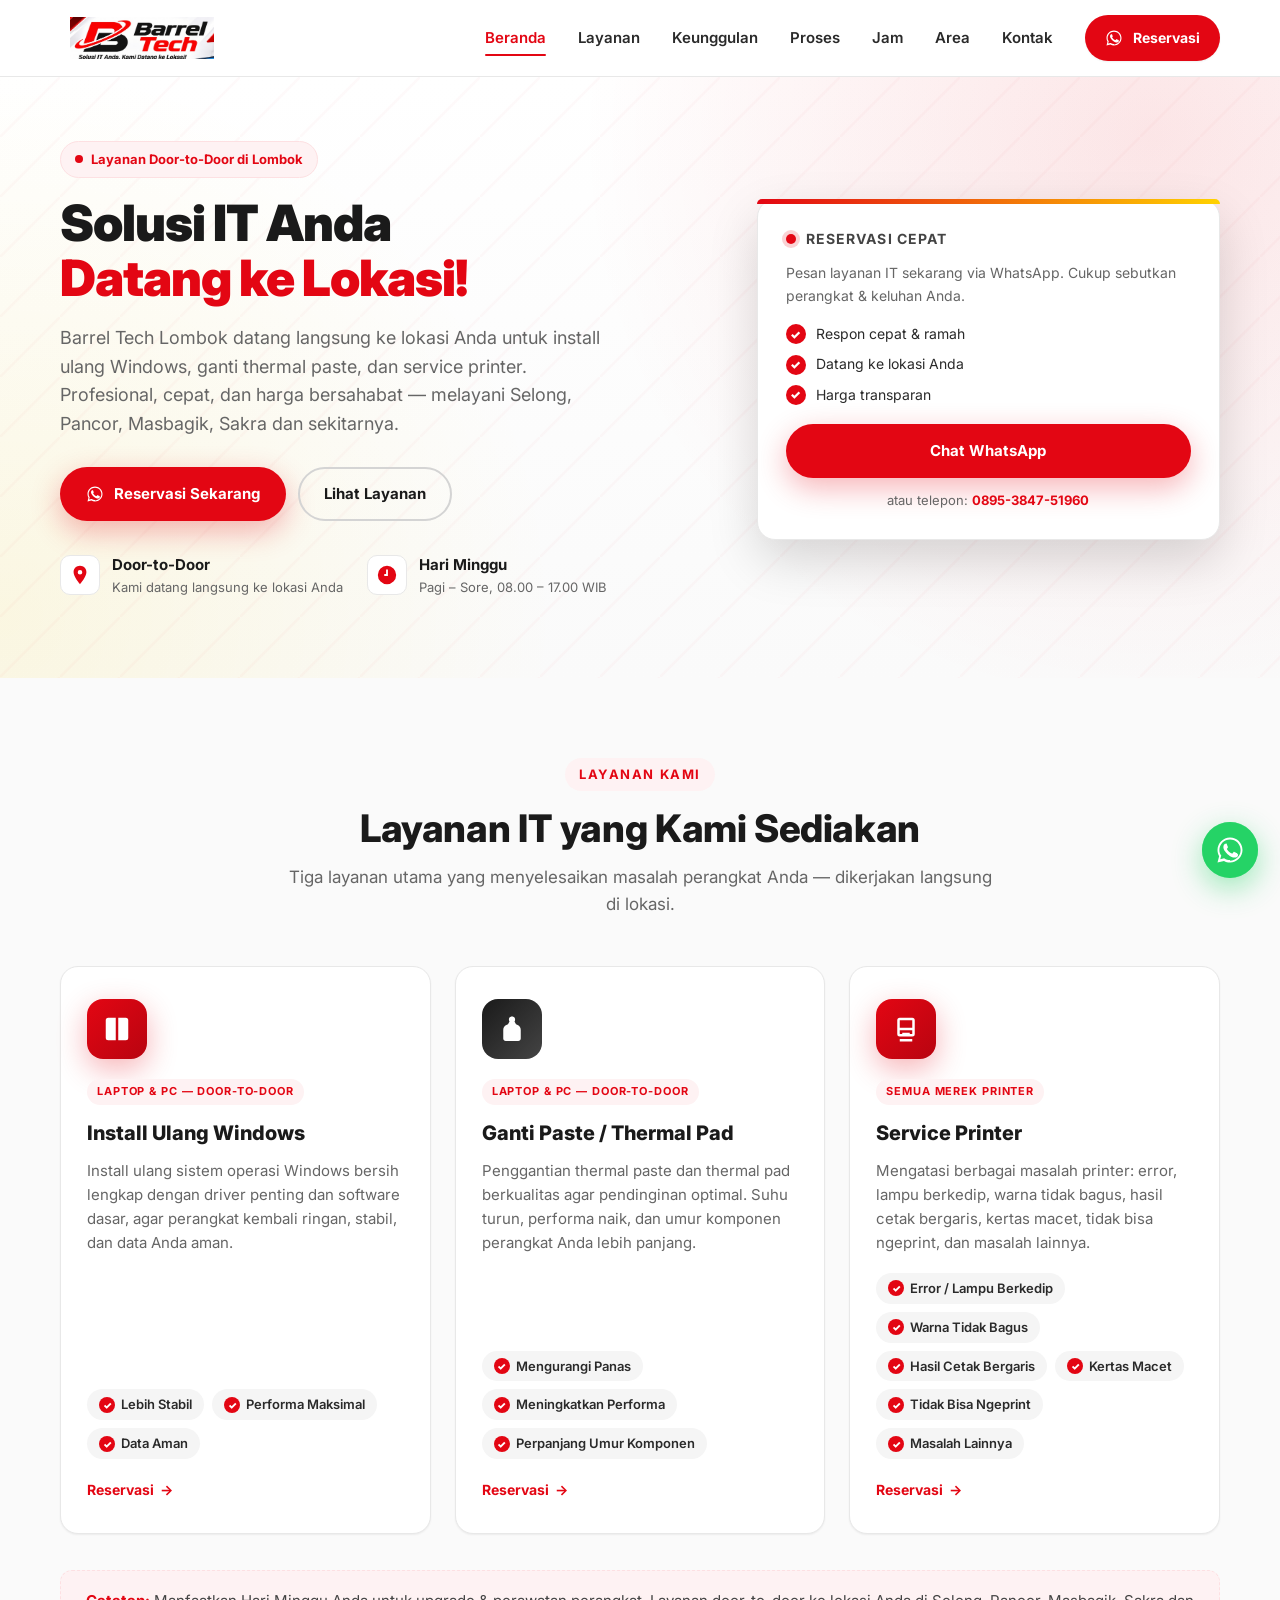
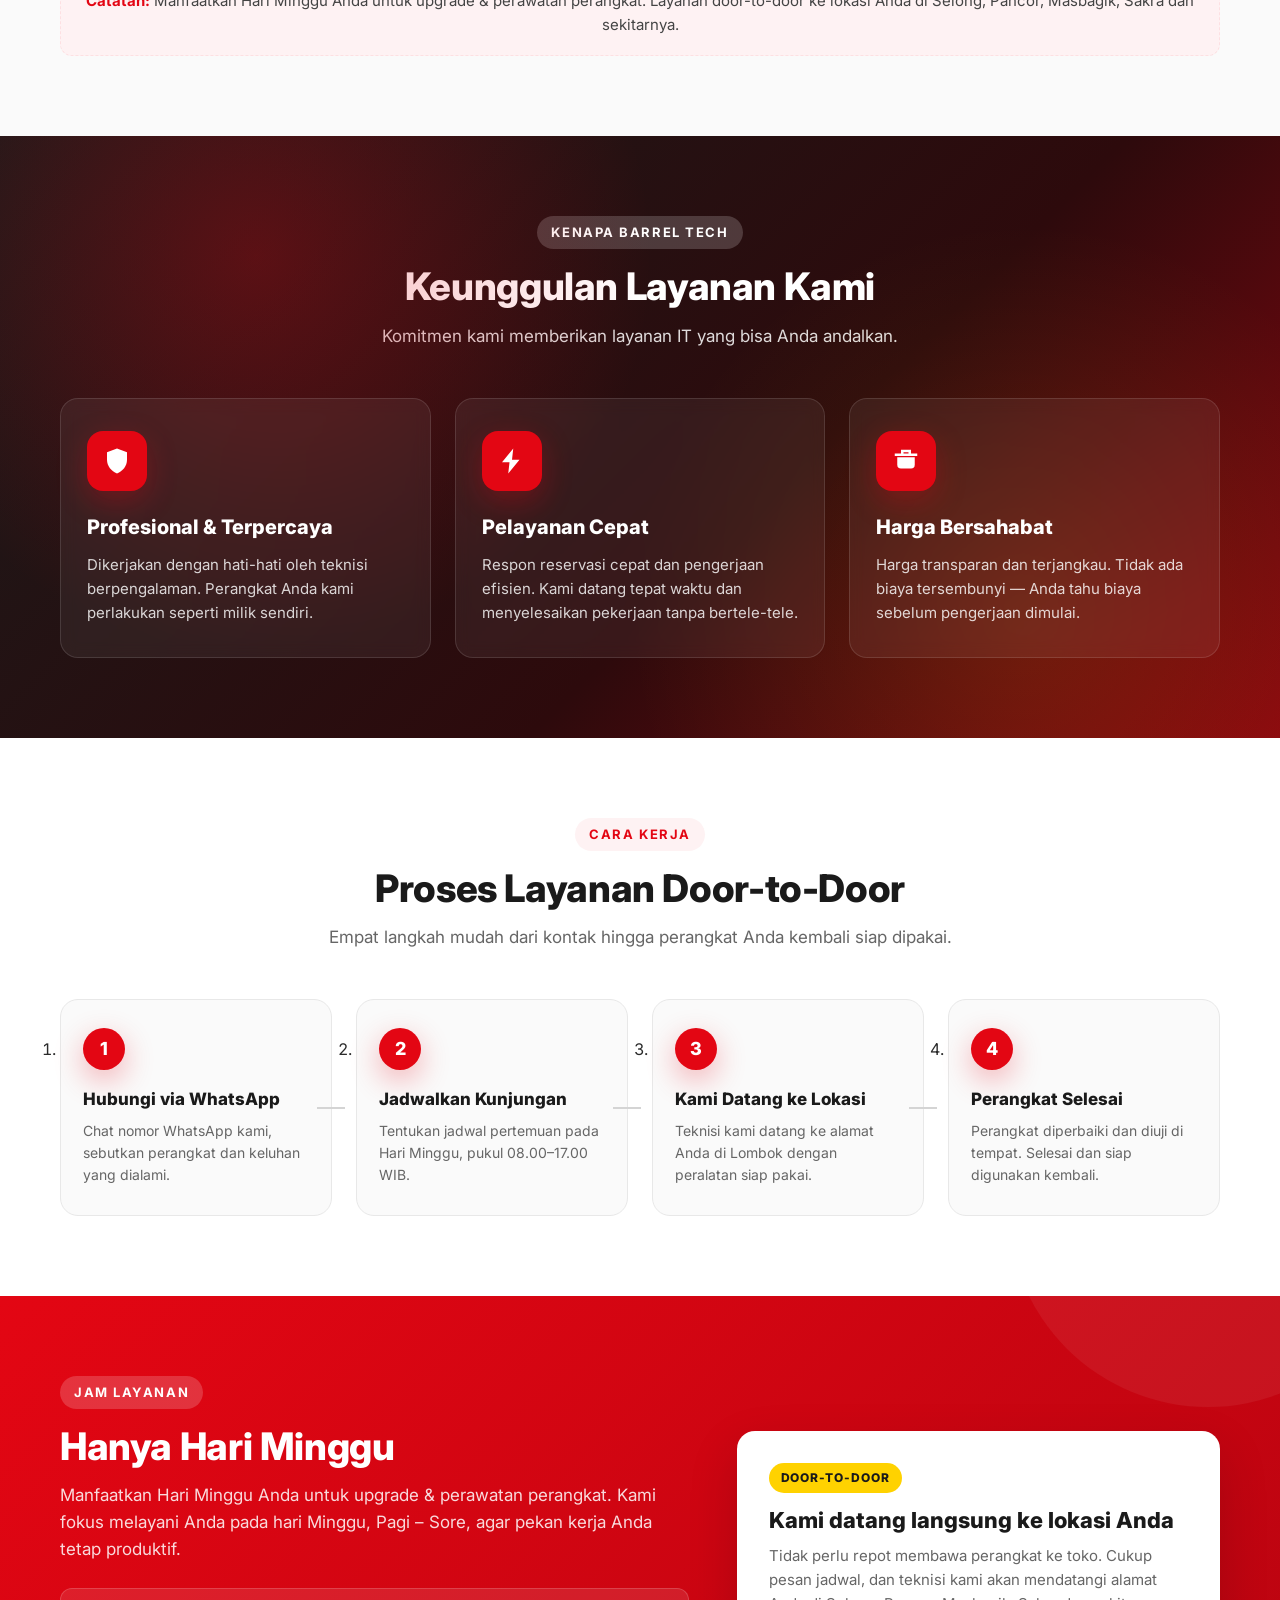
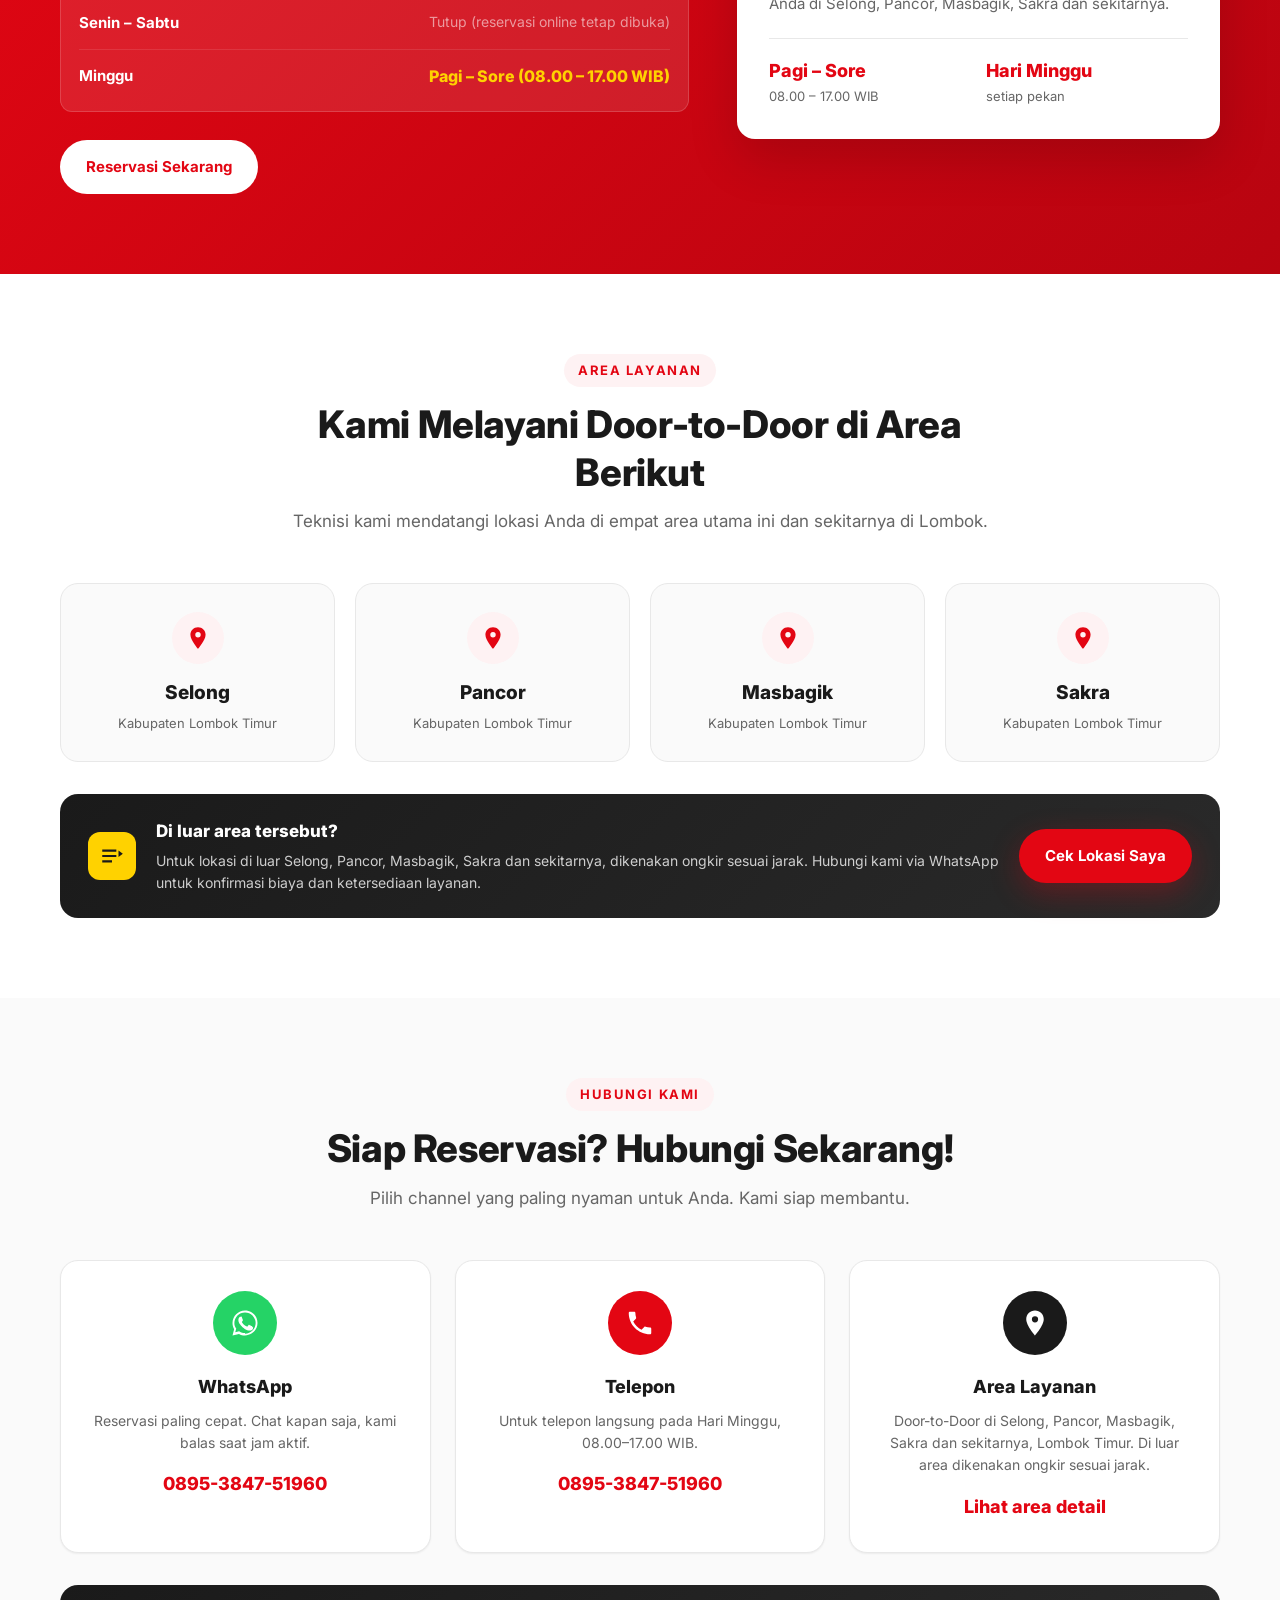
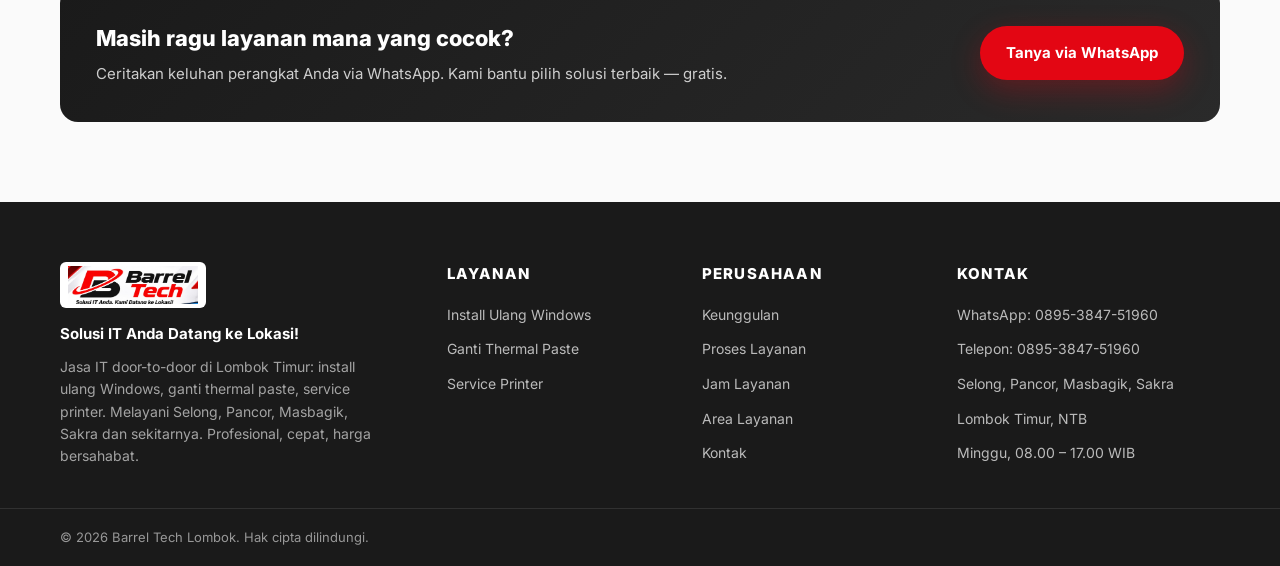
<file: index.html>
<!DOCTYPE html>
<html lang="id">
<head>
  <meta charset="UTF-8" />
  <meta name="viewport" content="width=device-width, initial-scale=1.0" />
  <meta name="theme-color" content="#e30613" />

  <!-- Primary SEO Meta Tags -->
  <title>Barrel Tech Lombok — Jasa Service IT Door-to-Door | Install Ulang Windows, Ganti Thermal Paste, Service Printer</title>
  <meta name="title" content="Barrel Tech Lombok — Jasa Service IT Door-to-Door" />
  <meta name="description" content="Barrel Tech Lombok: jasa IT door-to-door di Selong, Pancor, Masbagik, Sakra & sekitarnya. Install ulang Windows laptop & PC, ganti thermal paste, service printer. Profesional, cepat, harga bersahabat. Reservasi WhatsApp 0895-3847-51960. Layanan tiap Hari Minggu, 08.00–17.00 WIB." />
  <meta name="keywords" content="jasa service laptop Lombok, install ulang Windows Lombok, ganti thermal paste Lombok, service printer Lombok, jasa IT door-to-door Lombok, perbaikan komputer Selong, service printer Pancor, jasa IT Masbagik, service laptop Sakra, Barrel Tech, Barrel Tech Lombok" />
  <meta name="author" content="Barrel Tech Lombok" />
  <meta name="robots" content="index, follow, max-image-preview:large" />
  <meta name="language" content="Indonesian" />
  <meta name="geo.region" content="ID-NB" />
  <meta name="geo.placename" content="Lombok, Nusa Tenggara Barat" />
  <meta name="geo.position" content="-8.6511;116.3269" />
  <meta name="ICBM" content="-8.6511, 116.3269" />
  <link rel="canonical" href="https://barreltechlombok.github.io/" />
  <link rel="sitemap" type="application/xml" href="sitemap.xml" />

  <!-- Open Graph / Facebook -->
  <meta property="og:type" content="website" />
  <meta property="og:url" content="https://barreltechlombok.github.io/" />
  <meta property="og:title" content="Barrel Tech Lombok — Jasa Service IT Door-to-Door" />
  <meta property="og:description" content="Solusi IT Anda Datang ke Lokasi! Install ulang Windows, ganti thermal paste, service printer. Layanan door-to-door di Selong, Pancor, Masbagik, Sakra & sekitarnya, tiap Hari Minggu 08.00–17.00 WIB." />
  <meta property="og:image" content="https://barreltechlombok.github.io/assets/og-image.jpg" />
  <meta property="og:image:alt" content="Banner Barrel Tech Lombok - Jasa IT Door-to-Door" />
  <meta property="og:locale" content="id_ID" />
  <meta property="og:site_name" content="Barrel Tech Lombok" />

  <!-- Twitter -->
  <meta name="twitter:card" content="summary_large_image" />
  <meta name="twitter:url" content="https://barreltechlombok.github.io/" />
  <meta name="twitter:title" content="Barrel Tech Lombok — Jasa Service IT Door-to-Door" />
  <meta name="twitter:description" content="Solusi IT Anda, Kami Datang ke Lokasi! Install ulang Windows, ganti thermal paste, service printer." />
  <meta name="twitter:image" content="https://barreltechlombok.github.io/assets/og-image.jpg" />

  <!-- Favicons -->
  <link rel="icon" type="image/png" sizes="32x32" href="assets/favicon-32.png" />
  <link rel="icon" type="image/png" sizes="256x256" href="assets/favicon.png" />
  <link rel="apple-touch-icon" sizes="180x180" href="assets/apple-touch-icon.png" />
  <link rel="shortcut icon" href="assets/favicon-32.png" />

  <!-- Preconnect for fonts -->
  <link rel="preconnect" href="https://fonts.googleapis.com" />
  <link rel="preconnect" href="https://fonts.gstatic.com" crossorigin />
  <link href="https://fonts.googleapis.com/css2?family=Inter:wght@400;500;600;700;800;900&display=swap" rel="stylesheet" />

  <!-- PWA Manifest -->
  <link rel="manifest" href="manifest.json" />

  <!-- Stylesheet -->
  <link rel="stylesheet" href="css/style.css" />

  <!-- Structured Data: LocalBusiness -->
  <script type="application/ld+json">
  {
    "@context": "https://schema.org",
    "@type": "LocalBusiness",
    "name": "Barrel Tech Lombok",
    "image": "https://barreltechlombok.github.io/assets/og-image.jpg",
    "logo": "https://barreltechlombok.github.io/assets/logo_barreltech.jpg",
    "description": "Jasa IT door-to-door di Lombok (Selong, Pancor, Masbagik, Sakra & sekitarnya): install ulang Windows laptop & PC, ganti thermal paste, service printer. Profesional, cepat, harga bersahabat.",
    "url": "https://barreltechlombok.github.io/",
    "telephone": "+62895384751960",
    "priceRange": "$$",
    "areaServed": [
      { "@type": "City", "name": "Selong, Lombok" },
      { "@type": "City", "name": "Pancor, Lombok" },
      { "@type": "City", "name": "Masbagik, Lombok" },
      { "@type": "City", "name": "Sakra, Lombok" },
      { "@type": "AdministrativeArea", "name": "Lombok, Nusa Tenggara Barat" }
    ],
    "address": {
      "@type": "PostalAddress",
      "addressRegion": "Nusa Tenggara Barat",
      "addressCountry": "ID",
      "addressLocality": "Lombok"
    },
    "openingHoursSpecification": [{
      "@type": "OpeningHoursSpecification",
      "dayOfWeek": "Sunday",
      "opens": "08:00",
      "closes": "17:00"
    }],
    "sameAs": [],
    "hasOfferCatalog": {
      "@type": "OfferCatalog",
      "name": "Layanan IT Barrel Tech",
      "itemListElement": [
        {
          "@type": "Offer",
          "itemOffered": {
            "@type": "Service",
            "name": "Install Ulang Windows Laptop & PC",
            "description": "Install ulang sistem operasi Windows untuk laptop dan PC, lengkap dengan driver dan software penting."
          }
        },
        {
          "@type": "Offer",
          "itemOffered": {
            "@type": "Service",
            "name": "Ganti Thermal Paste / Thermal Pad",
            "description": "Penggantian thermal paste dan thermal pad untuk laptop dan PC agar pendinginan optimal dan performa stabil."
          }
        },
        {
          "@type": "Offer",
          "itemOffered": {
            "@type": "Service",
            "name": "Service Printer",
            "description": "Perbaikan printer untuk berbagai masalah: error, hasil cetak bergaris, tinta, kertas macet, dan lain-lain."
          }
        }
      ]
    }
  }
  </script>
</head>

<body>
  <!-- Skip to content for accessibility -->
  <a href="#beranda" class="skip-link">Lewati ke konten utama</a>

  <!-- ===== HEADER / NAVBAR ===== -->
  <header class="site-header" id="site-header">
    <div class="container nav-wrap">
      <a href="#beranda" class="brand" aria-label="Barrel Tech Lombok - Beranda">
        <img src="assets/logo_barreltech.jpg" alt="Logo Barrel Tech Lombok" class="brand-logo" width="220" height="65" fetchpriority="high" />
      </a>

      <nav class="nav" id="nav" aria-label="Navigasi utama">
        <ul class="nav-list">
          <li><a href="#beranda" class="nav-link">Beranda</a></li>
          <li><a href="#layanan" class="nav-link">Layanan</a></li>
          <li><a href="#keunggulan" class="nav-link">Keunggulan</a></li>
          <li><a href="#proses" class="nav-link">Proses</a></li>
          <li><a href="#jam" class="nav-link">Jam</a></li>
          <li><a href="#area" class="nav-link">Area</a></li>
          <li><a href="#kontak" class="nav-link">Kontak</a></li>
        </ul>
      </nav>

      <a href="https://wa.me/62895384751960?text=Halo%20Barrel%20Tech,%20saya%20ingin%20reservasi%20layanan%20IT." class="btn btn-wa-nav" target="_blank" rel="noopener" aria-label="Reservasi via WhatsApp">
        <svg class="wa-icon" viewBox="0 0 24 24" aria-hidden="true"><path d="M17.5 14.4c-.3-.1-1.7-.8-2-.9-.3-.1-.5-.1-.6.1-.2.3-.7.9-.8 1.1-.2.2-.3.2-.6.1-.3-.1-1.2-.5-2.3-1.4-.9-.8-1.4-1.7-1.6-2-.2-.3 0-.5.1-.6.1-.1.3-.3.4-.5.1-.2.2-.3.2-.5.1-.2 0-.4 0-.5-.1-.1-.6-1.4-.8-2-.2-.5-.4-.4-.6-.4h-.5c-.2 0-.5.1-.7.3-.3.3-1 1-1 2.5s1 2.9 1.2 3.1c.1.2 2.1 3.2 5 4.5.7.3 1.2.5 1.7.6.7.2 1.3.2 1.8.1.6-.1 1.7-.7 1.9-1.3.2-.7.2-1.2.2-1.3-.1-.2-.3-.2-.5-.3z"/><path d="M12 2C6.5 2 2 6.5 2 12c0 1.8.5 3.4 1.3 4.9L2 22l5.2-1.3c1.4.8 3 1.2 4.8 1.2 5.5 0 10-4.5 10-10S17.5 2 12 2zm0 18c-1.6 0-3.1-.4-4.4-1.2l-.3-.2-3.1.8.8-3-.2-.3C3.9 15 3.5 13.5 3.5 12c0-4.7 3.8-8.5 8.5-8.5s8.5 3.8 8.5 8.5-3.8 8.5-8.5 8.5z"/></svg>
        <span>Reservasi</span>
      </a>

      <button class="nav-toggle" id="nav-toggle" aria-label="Buka menu navigasi" aria-expanded="false" aria-controls="nav">
        <span class="bar"></span>
        <span class="bar"></span>
        <span class="bar"></span>
      </button>
    </div>
  </header>

  <!-- ===== HERO ===== -->
  <section class="hero" id="beranda">
    <div class="hero-bg" aria-hidden="true"></div>
    <div class="container hero-inner">
      <div class="hero-content">
        <span class="hero-badge">Layanan Door-to-Door di Lombok</span>
        <h1 class="hero-title">
          Solusi IT Anda<br />
          <span class="hl-red">Datang ke Lokasi!</span>
        </h1>
        <p class="hero-subtitle">
          Barrel Tech Lombok datang langsung ke lokasi Anda untuk install ulang Windows,
          ganti thermal paste, dan service printer. Profesional, cepat, dan harga bersahabat —
          melayani Selong, Pancor, Masbagik, Sakra dan sekitarnya.
        </p>
        <div class="hero-cta">
          <a href="https://wa.me/62895384751960?text=Halo%20Barrel%20Tech,%20saya%20ingin%20reservasi%20layanan%20IT." class="btn btn-primary" target="_blank" rel="noopener">
            <svg class="wa-icon" viewBox="0 0 24 24" aria-hidden="true"><path d="M17.5 14.4c-.3-.1-1.7-.8-2-.9-.3-.1-.5-.1-.6.1-.2.3-.7.9-.8 1.1-.2.2-.3.2-.6.1-.3-.1-1.2-.5-2.3-1.4-.9-.8-1.4-1.7-1.6-2-.2-.3 0-.5.1-.6.1-.1.3-.3.4-.5.1-.2.2-.3.2-.5.1-.2 0-.4 0-.5-.1-.1-.6-1.4-.8-2-.2-.5-.4-.4-.6-.4h-.5c-.2 0-.5.1-.7.3-.3.3-1 1-1 2.5s1 2.9 1.2 3.1c.1.2 2.1 3.2 5 4.5.7.3 1.2.5 1.7.6.7.2 1.3.2 1.8.1.6-.1 1.7-.7 1.9-1.3.2-.7.2-1.2.2-1.3-.1-.2-.3-.2-.5-.3z"/><path d="M12 2C6.5 2 2 6.5 2 12c0 1.8.5 3.4 1.3 4.9L2 22l5.2-1.3c1.4.8 3 1.2 4.8 1.2 5.5 0 10-4.5 10-10S17.5 2 12 2zm0 18c-1.6 0-3.1-.4-4.4-1.2l-.3-.2-3.1.8.8-3-.2-.3C3.9 15 3.5 13.5 3.5 12c0-4.7 3.8-8.5 8.5-8.5s8.5 3.8 8.5 8.5-3.8 8.5-8.5 8.5z"/></svg>
            Reservasi Sekarang
          </a>
          <a href="#layanan" class="btn btn-ghost">Lihat Layanan</a>
        </div>
        <div class="hero-meta">
          <div class="hero-meta-item">
            <span class="meta-icon" aria-hidden="true">
              <svg viewBox="0 0 24 24"><path d="M12 2C8 2 5 5 5 9c0 5 7 13 7 13s7-8 7-13c0-4-3-7-7-7zm0 9.5A2.5 2.5 0 1 1 12 6.5a2.5 2.5 0 0 1 0 5z"/></svg>
            </span>
            <div>
              <strong>Door-to-Door</strong>
              <span>Kami datang langsung ke lokasi Anda</span>
            </div>
          </div>
          <div class="hero-meta-item">
            <span class="meta-icon" aria-hidden="true">
              <svg viewBox="0 0 24 24"><path d="M12 2a10 10 0 1 0 0 20 10 10 0 0 0 0-20zm1 11h-4v-2h2V6h2v7z"/></svg>
            </span>
            <div>
              <strong>Hari Minggu</strong>
              <span>Pagi – Sore, 08.00 – 17.00 WIB</span>
            </div>
          </div>
        </div>
      </div>

      <div class="hero-card" aria-hidden="false">
        <div class="hero-card-head">
          <span class="dot"></span>
          <span class="hero-card-title">Reservasi Cepat</span>
        </div>
        <p class="hero-card-text">Pesan layanan IT sekarang via WhatsApp. Cukup sebutkan perangkat & keluhan Anda.</p>
        <ul class="hero-card-list">
          <li><span class="chk" aria-hidden="true">✓</span> Respon cepat & ramah</li>
          <li><span class="chk" aria-hidden="true">✓</span> Datang ke lokasi Anda</li>
          <li><span class="chk" aria-hidden="true">✓</span> Harga transparan</li>
        </ul>
        <a href="https://wa.me/62895384751960?text=Halo%20Barrel%20Tech,%20saya%20ingin%20reservasi%20layanan%20IT." class="btn btn-primary btn-block" target="_blank" rel="noopener">
          Chat WhatsApp
        </a>
        <p class="hero-card-phone">atau telepon: <a href="tel:+62895384751960">0895-3847-51960</a></p>
      </div>
    </div>
  </section>

  <!-- ===== SERVICES ===== -->
  <section class="section services" id="layanan">
    <div class="container">
      <div class="section-head">
        <span class="section-tag">Layanan Kami</span>
        <h2 class="section-title">Layanan IT yang Kami Sediakan</h2>
        <p class="section-subtitle">Tiga layanan utama yang menyelesaikan masalah perangkat Anda — dikerjakan langsung di lokasi.</p>
      </div>

      <div class="services-grid">
        <article class="service-card">
          <div class="service-icon service-icon--red">
            <svg viewBox="0 0 24 24" aria-hidden="true"><path d="M3 5a2 2 0 0 1 2-2h6v18H5a2 2 0 0 1-2-2V5zm10-2h6a2 2 0 0 1 2 2v14a2 2 0 0 1-2 2h-6V3z"/><path d="M14.5 7h3v1.5h-3V7zm0 3h3v1.5h-3V10zm0 3h3v1.5h-3V13z" fill="#fff"/></svg>
          </div>
          <span class="service-cat">Laptop &amp; PC — Door-to-Door</span>
          <h3 class="service-title">Install Ulang Windows</h3>
          <p class="service-desc">Install ulang sistem operasi Windows bersih lengkap dengan driver penting dan software dasar, agar perangkat kembali ringan, stabil, dan data Anda aman.</p>
          <ul class="service-points">
            <li><span class="sp-chk" aria-hidden="true">✓</span> Lebih Stabil</li>
            <li><span class="sp-chk" aria-hidden="true">✓</span> Performa Maksimal</li>
            <li><span class="sp-chk" aria-hidden="true">✓</span> Data Aman</li>
          </ul>
          <a href="https://wa.me/62895384751960?text=Halo%20Barrel%20Tech,%20saya%20ingin%20install%20ulang%20Windows." class="service-link" target="_blank" rel="noopener">Reservasi <span aria-hidden="true">→</span></a>
        </article>

        <article class="service-card">
          <div class="service-icon service-icon--dark">
            <svg viewBox="0 0 24 24" aria-hidden="true"><path d="M12 2c1.5 0 2.5 1 2.5 2.5 0 .6-.2 1.1-.5 1.5l1.2 2.2 1.3.6c1.6.7 2.5 2.2 2.5 3.9v6.8c0 1.1-.9 2-2 2H7c-1.1 0-2-.9-2-2v-6.8c0-1.7.9-3.2 2.5-3.9l1.3-.6 1.2-2.2c-.3-.4-.5-.9-.5-1.5C9.5 3 10.5 2 12 2z"/><path d="M9 13h6v1.5H9V13z" fill="#fff"/></svg>
          </div>
          <span class="service-cat">Laptop &amp; PC — Door-to-Door</span>
          <h3 class="service-title">Ganti Paste / Thermal Pad</h3>
          <p class="service-desc">Penggantian thermal paste dan thermal pad berkualitas agar pendinginan optimal. Suhu turun, performa naik, dan umur komponen perangkat Anda lebih panjang.</p>
          <ul class="service-points">
            <li><span class="sp-chk" aria-hidden="true">✓</span> Mengurangi Panas</li>
            <li><span class="sp-chk" aria-hidden="true">✓</span> Meningkatkan Performa</li>
            <li><span class="sp-chk" aria-hidden="true">✓</span> Perpanjang Umur Komponen</li>
          </ul>
          <a href="https://wa.me/62895384751960?text=Halo%20Barrel%20Tech,%20saya%20ingin%20ganti%20thermal%20paste." class="service-link" target="_blank" rel="noopener">Reservasi <span aria-hidden="true">→</span></a>
        </article>

        <article class="service-card">
          <div class="service-icon service-icon--red">
            <svg viewBox="0 0 24 24" aria-hidden="true"><path d="M7 3h10a2 2 0 0 1 2 2v11a2 2 0 0 1-2 2H7a2 2 0 0 1-2-2V5a2 2 0 0 1 2-2zm0 2v6h10V5H7zm0 8v3h10v-3H7z"/><path d="M9 15h6v1H9v-1zM7 20h10v2H7v-2z"/></svg>
          </div>
          <span class="service-cat">Semua Merek Printer</span>
          <h3 class="service-title">Service Printer</h3>
          <p class="service-desc">Mengatasi berbagai masalah printer: error, lampu berkedip, warna tidak bagus, hasil cetak bergaris, kertas macet, tidak bisa ngeprint, dan masalah lainnya.</p>
          <ul class="service-points">
            <li><span class="sp-chk" aria-hidden="true">✓</span> Error / Lampu Berkedip</li>
            <li><span class="sp-chk" aria-hidden="true">✓</span> Warna Tidak Bagus</li>
            <li><span class="sp-chk" aria-hidden="true">✓</span> Hasil Cetak Bergaris</li>
            <li><span class="sp-chk" aria-hidden="true">✓</span> Kertas Macet</li>
            <li><span class="sp-chk" aria-hidden="true">✓</span> Tidak Bisa Ngeprint</li>
            <li><span class="sp-chk" aria-hidden="true">✓</span> Masalah Lainnya</li>
          </ul>
          <a href="https://wa.me/62895384751960?text=Halo%20Barrel%20Tech,%20saya%20ingin%20service%20printer." class="service-link" target="_blank" rel="noopener">Reservasi <span aria-hidden="true">→</span></a>
        </article>
      </div>

      <div class="services-note">
        <p>
          <strong>Catatan:</strong> Manfaatkan Hari Minggu Anda untuk upgrade &amp; perawatan perangkat.
          Layanan door-to-door ke lokasi Anda di Selong, Pancor, Masbagik, Sakra dan sekitarnya.
        </p>
      </div>
    </div>
  </section>

  <!-- ===== ADVANTAGES ===== -->
  <section class="section advantages" id="keunggulan">
    <div class="container">
      <div class="section-head">
        <span class="section-tag section-tag--light">Kenapa Barrel Tech</span>
        <h2 class="section-title section-title--light">Keunggulan Layanan Kami</h2>
        <p class="section-subtitle section-subtitle--light">Komitmen kami memberikan layanan IT yang bisa Anda andalkan.</p>
      </div>

      <div class="adv-grid">
        <article class="adv-card">
          <div class="adv-icon">
            <svg viewBox="0 0 24 24" aria-hidden="true"><path d="M12 2l8 3v6c0 5-3.5 9.3-8 11-4.5-1.7-8-6-8-11V5l8-3z"/><path d="M9 12l2 2 4-4" stroke="#fff" stroke-width="2" fill="none"/></svg>
          </div>
          <h3 class="adv-title">Profesional &amp; Terpercaya</h3>
          <p class="adv-desc">Dikerjakan dengan hati-hati oleh teknisi berpengalaman. Perangkat Anda kami perlakukan seperti milik sendiri.</p>
        </article>

        <article class="adv-card">
          <div class="adv-icon">
            <svg viewBox="0 0 24 24" aria-hidden="true"><path d="M13 2L4 13h6l-1 9 9-11h-6l1-9z"/></svg>
          </div>
          <h3 class="adv-title">Pelayanan Cepat</h3>
          <p class="adv-desc">Respon reservasi cepat dan pengerjaan efisien. Kami datang tepat waktu dan menyelesaikan pekerjaan tanpa bertele-tele.</p>
        </article>

        <article class="adv-card">
          <div class="adv-icon">
            <svg viewBox="0 0 24 24" aria-hidden="true"><path d="M5 9v6a3 3 0 0 0 3 3h8a3 3 0 0 0 3-3V9H5z"/><path d="M3 7h18M9 7V4h6v3" stroke="#fff" stroke-width="2" fill="none"/><path d="M9 13h6" stroke="#fff" stroke-width="1.6" fill="none"/></svg>
          </div>
          <h3 class="adv-title">Harga Bersahabat</h3>
          <p class="adv-desc">Harga transparan dan terjangkau. Tidak ada biaya tersembunyi — Anda tahu biaya sebelum pengerjaan dimulai.</p>
        </article>
      </div>
    </div>
  </section>

  <!-- ===== PROCESS ===== -->
  <section class="section process" id="proses">
    <div class="container">
      <div class="section-head">
        <span class="section-tag">Cara Kerja</span>
        <h2 class="section-title">Proses Layanan Door-to-Door</h2>
        <p class="section-subtitle">Empat langkah mudah dari kontak hingga perangkat Anda kembali siap dipakai.</p>
      </div>

      <ol class="process-list">
        <li class="process-item">
          <div class="process-num">1</div>
          <div class="process-body">
            <h3 class="process-title">Hubungi via WhatsApp</h3>
            <p class="process-text">Chat nomor WhatsApp kami, sebutkan perangkat dan keluhan yang dialami.</p>
          </div>
        </li>
        <li class="process-item">
          <div class="process-num">2</div>
          <div class="process-body">
            <h3 class="process-title">Jadwalkan Kunjungan</h3>
            <p class="process-text">Tentukan jadwal pertemuan pada Hari Minggu, pukul 08.00–17.00 WIB.</p>
          </div>
        </li>
        <li class="process-item">
          <div class="process-num">3</div>
          <div class="process-body">
            <h3 class="process-title">Kami Datang ke Lokasi</h3>
            <p class="process-text">Teknisi kami datang ke alamat Anda di Lombok dengan peralatan siap pakai.</p>
          </div>
        </li>
        <li class="process-item">
          <div class="process-num">4</div>
          <div class="process-body">
            <h3 class="process-title">Perangkat Selesai</h3>
            <p class="process-text">Perangkat diperbaiki dan diuji di tempat. Selesai dan siap digunakan kembali.</p>
          </div>
        </li>
      </ol>
    </div>
  </section>

  <!-- ===== HOURS ===== -->
  <section class="section hours" id="jam">
    <div class="container hours-inner">
      <div class="hours-text">
        <span class="section-tag section-tag--light">Jam Layanan</span>
        <h2 class="section-title section-title--light">Hanya Hari Minggu</h2>
        <p class="section-subtitle section-subtitle--light">
          Manfaatkan Hari Minggu Anda untuk upgrade &amp; perawatan perangkat. Kami fokus melayani Anda pada hari Minggu, Pagi – Sore, agar pekan kerja Anda tetap produktif.
        </p>

        <div class="hours-table">
          <div class="hours-row">
            <span class="hours-day">Senin – Sabtu</span>
            <span class="hours-time hours-time--closed">Tutup (reservasi online tetap dibuka)</span>
          </div>
          <div class="hours-row hours-row--open">
            <span class="hours-day">Minggu</span>
            <span class="hours-time">Pagi – Sore (08.00 – 17.00 WIB)</span>
          </div>
        </div>

        <a href="https://wa.me/62895384751960?text=Halo%20Barrel%20Tech,%20saya%20ingin%20reservasi%20layanan%20IT." class="btn btn-light" target="_blank" rel="noopener">Reservasi Sekarang</a>
      </div>

      <aside class="hours-card" aria-label="Highlight layanan">
        <div class="hours-card-tag">Door-to-Door</div>
        <h3 class="hours-card-title">Kami datang langsung ke lokasi Anda</h3>
        <p class="hours-card-text">
          Tidak perlu repot membawa perangkat ke toko. Cukup pesan jadwal, dan teknisi kami
          akan mendatangi alamat Anda di Selong, Pancor, Masbagik, Sakra dan sekitarnya.
        </p>
        <div class="hours-card-meta">
          <div>
            <strong>Pagi – Sore</strong>
            <span>08.00 – 17.00 WIB</span>
          </div>
          <div>
            <strong>Hari Minggu</strong>
            <span>setiap pekan</span>
          </div>
        </div>
      </aside>
    </div>
  </section>

  <!-- ===== AREA LAYANAN ===== -->
  <section class="section area" id="area">
    <div class="container">
      <div class="section-head">
        <span class="section-tag">Area Layanan</span>
        <h2 class="section-title">Kami Melayani Door-to-Door di Area Berikut</h2>
        <p class="section-subtitle">Teknisi kami mendatangi lokasi Anda di empat area utama ini dan sekitarnya di Lombok.</p>
      </div>

      <div class="area-grid">
        <article class="area-card">
          <div class="area-pin">
            <svg viewBox="0 0 24 24" aria-hidden="true"><path d="M12 2C8 2 5 5 5 9c0 5 7 13 7 13s7-8 7-13c0-4-3-7-7-7zm0 9.5A2.5 2.5 0 1 1 12 6.5a2.5 2.5 0 0 1 0 5z"/></svg>
          </div>
          <h3 class="area-name">Selong</h3>
          <p class="area-sub">Kabupaten Lombok Timur</p>
        </article>

        <article class="area-card">
          <div class="area-pin">
            <svg viewBox="0 0 24 24" aria-hidden="true"><path d="M12 2C8 2 5 5 5 9c0 5 7 13 7 13s7-8 7-13c0-4-3-7-7-7zm0 9.5A2.5 2.5 0 1 1 12 6.5a2.5 2.5 0 0 1 0 5z"/></svg>
          </div>
          <h3 class="area-name">Pancor</h3>
          <p class="area-sub">Kabupaten Lombok Timur</p>
        </article>

        <article class="area-card">
          <div class="area-pin">
            <svg viewBox="0 0 24 24" aria-hidden="true"><path d="M12 2C8 2 5 5 5 9c0 5 7 13 7 13s7-8 7-13c0-4-3-7-7-7zm0 9.5A2.5 2.5 0 1 1 12 6.5a2.5 2.5 0 0 1 0 5z"/></svg>
          </div>
          <h3 class="area-name">Masbagik</h3>
          <p class="area-sub">Kabupaten Lombok Timur</p>
        </article>

        <article class="area-card">
          <div class="area-pin">
            <svg viewBox="0 0 24 24" aria-hidden="true"><path d="M12 2C8 2 5 5 5 9c0 5 7 13 7 13s7-8 7-13c0-4-3-7-7-7zm0 9.5A2.5 2.5 0 1 1 12 6.5a2.5 2.5 0 0 1 0 5z"/></svg>
          </div>
          <h3 class="area-name">Sakra</h3>
          <p class="area-sub">Kabupaten Lombok Timur</p>
        </article>
      </div>

      <div class="area-note">
        <div class="area-note-icon">
          <svg viewBox="0 0 24 24" aria-hidden="true"><path d="M3 6h13v2H3V6zm0 5h13v2H3v-2zm0 5h9v2H3v-2zm15-9l4 3-4 3V7z"/></svg>
        </div>
        <div class="area-note-text">
          <strong>Di luar area tersebut?</strong>
          <p>Untuk lokasi di luar Selong, Pancor, Masbagik, Sakra dan sekitarnya, dikenakan ongkir sesuai jarak. Hubungi kami via WhatsApp untuk konfirmasi biaya dan ketersediaan layanan.</p>
        </div>
        <a href="https://wa.me/62895384751960?text=Halo%20Barrel%20Tech,%20saya%20ingin%20tanya%20apakah%20lokasi%20saya%20termasuk%20area%20layanan." class="btn btn-primary area-note-btn" target="_blank" rel="noopener">Cek Lokasi Saya</a>
      </div>
    </div>
  </section>

  <!-- ===== CONTACT ===== -->
  <section class="section contact" id="kontak">
    <div class="container">
      <div class="section-head">
        <span class="section-tag">Hubungi Kami</span>
        <h2 class="section-title">Siap Reservasi? Hubungi Sekarang!</h2>
        <p class="section-subtitle">Pilih channel yang paling nyaman untuk Anda. Kami siap membantu.</p>
      </div>

      <div class="contact-grid">
        <article class="contact-card contact-card--wa">
          <div class="contact-icon">
            <svg viewBox="0 0 24 24" aria-hidden="true"><path d="M17.5 14.4c-.3-.1-1.7-.8-2-.9-.3-.1-.5-.1-.6.1-.2.3-.7.9-.8 1.1-.2.2-.3.2-.6.1-.3-.1-1.2-.5-2.3-1.4-.9-.8-1.4-1.7-1.6-2-.2-.3 0-.5.1-.6.1-.1.3-.3.4-.5.1-.2.2-.3.2-.5.1-.2 0-.4 0-.5-.1-.1-.6-1.4-.8-2-.2-.5-.4-.4-.6-.4h-.5c-.2 0-.5.1-.7.3-.3.3-1 1-1 2.5s1 2.9 1.2 3.1c.1.2 2.1 3.2 5 4.5.7.3 1.2.5 1.7.6.7.2 1.3.2 1.8.1.6-.1 1.7-.7 1.9-1.3.2-.7.2-1.2.2-1.3-.1-.2-.3-.2-.5-.3z"/><path d="M12 2C6.5 2 2 6.5 2 12c0 1.8.5 3.4 1.3 4.9L2 22l5.2-1.3c1.4.8 3 1.2 4.8 1.2 5.5 0 10-4.5 10-10S17.5 2 12 2zm0 18c-1.6 0-3.1-.4-4.4-1.2l-.3-.2-3.1.8.8-3-.2-.3C3.9 15 3.5 13.5 3.5 12c0-4.7 3.8-8.5 8.5-8.5s8.5 3.8 8.5 8.5-3.8 8.5-8.5 8.5z"/></svg>
          </div>
          <h3 class="contact-title">WhatsApp</h3>
          <p class="contact-desc">Reservasi paling cepat. Chat kapan saja, kami balas saat jam aktif.</p>
          <a href="https://wa.me/62895384751960?text=Halo%20Barrel%20Tech,%20saya%20ingin%20reservasi%20layanan%20IT." class="contact-link" target="_blank" rel="noopener">0895-3847-51960</a>
        </article>

        <article class="contact-card contact-card--phone">
          <div class="contact-icon">
            <svg viewBox="0 0 24 24" aria-hidden="true"><path d="M6.6 10.8c1.4 2.8 3.8 5.1 6.6 6.6l2.2-2.2c.3-.3.7-.4 1-.2 1.1.4 2.3.6 3.6.6.6 0 1 .4 1 1V20c0 .6-.4 1-1 1C10.6 21 3 13.4 3 4c0-.6.4-1 1-1h3.3c.6 0 1 .4 1 1 0 1.3.2 2.5.6 3.6.1.4 0 .7-.2 1l-2.1 2.2z"/></svg>
          </div>
          <h3 class="contact-title">Telepon</h3>
          <p class="contact-desc">Untuk telepon langsung pada Hari Minggu, 08.00–17.00 WIB.</p>
          <a href="tel:+62895384751960" class="contact-link">0895-3847-51960</a>
        </article>

        <article class="contact-card contact-card--location">
          <div class="contact-icon">
            <svg viewBox="0 0 24 24" aria-hidden="true"><path d="M12 2C8 2 5 5 5 9c0 5 7 13 7 13s7-8 7-13c0-4-3-7-7-7zm0 9.5A2.5 2.5 0 1 1 12 6.5a2.5 2.5 0 0 1 0 5z"/></svg>
          </div>
          <h3 class="contact-title">Area Layanan</h3>
          <p class="contact-desc">Door-to-Door di Selong, Pancor, Masbagik, Sakra dan sekitarnya, Lombok Timur. Di luar area dikenakan ongkir sesuai jarak.</p>
          <a href="#area" class="contact-link">Lihat area detail</a>
        </article>
      </div>

      <div class="contact-cta">
        <div class="contact-cta-text">
          <h3>Masih ragu layanan mana yang cocok?</h3>
          <p>Ceritakan keluhan perangkat Anda via WhatsApp. Kami bantu pilih solusi terbaik — gratis.</p>
        </div>
        <a href="https://wa.me/62895384751960?text=Halo%20Barrel%20Tech,%20saya%20mau%20tanya%20layanan%20IT." class="btn btn-primary" target="_blank" rel="noopener">Tanya via WhatsApp</a>
      </div>
    </div>
  </section>

  <!-- ===== FOOTER ===== -->
  <footer class="site-footer">
    <div class="container footer-inner">
      <div class="footer-brand">
        <img src="assets/logo_barreltech.jpg" alt="Logo Barrel Tech Lombok" class="footer-logo" width="180" height="53" loading="lazy" />
        <p class="footer-tagline">Solusi IT Anda Datang ke Lokasi!</p>
        <p class="footer-desc">Jasa IT door-to-door di Lombok Timur: install ulang Windows, ganti thermal paste, service printer. Melayani Selong, Pancor, Masbagik, Sakra dan sekitarnya. Profesional, cepat, harga bersahabat.</p>
      </div>

      <div class="footer-col">
        <h4 class="footer-title">Layanan</h4>
        <ul class="footer-list">
          <li><a href="#layanan">Install Ulang Windows</a></li>
          <li><a href="#layanan">Ganti Thermal Paste</a></li>
          <li><a href="#layanan">Service Printer</a></li>
        </ul>
      </div>

      <div class="footer-col">
        <h4 class="footer-title">Perusahaan</h4>
        <ul class="footer-list">
          <li><a href="#keunggulan">Keunggulan</a></li>
          <li><a href="#proses">Proses Layanan</a></li>
          <li><a href="#jam">Jam Layanan</a></li>
          <li><a href="#area">Area Layanan</a></li>
          <li><a href="#kontak">Kontak</a></li>
        </ul>
      </div>

      <div class="footer-col">
        <h4 class="footer-title">Kontak</h4>
        <ul class="footer-list">
          <li><a href="https://wa.me/62895384751960" target="_blank" rel="noopener">WhatsApp: 0895-3847-51960</a></li>
          <li><a href="tel:+62895384751960">Telepon: 0895-3847-51960</a></li>
          <li><span>Selong, Pancor, Masbagik, Sakra</span></li>
          <li><span>Lombok Timur, NTB</span></li>
          <li><span>Minggu, 08.00 – 17.00 WIB</span></li>
        </ul>
      </div>
    </div>

    <div class="footer-bottom">
      <div class="container footer-bottom-inner">
        <p>&copy; <span id="year">2026</span> Barrel Tech Lombok. Hak cipta dilindungi.</p>
        <p class="footer-made"></p>
      </div>
    </div>
  </footer>

  <!-- Floating WhatsApp button -->
  <a href="https://wa.me/62895384751960?text=Halo%20Barrel%20Tech,%20saya%20ingin%20reservasi%20layanan%20IT." class="float-wa" target="_blank" rel="noopener" aria-label="Chat WhatsApp Barrel Tech">
    <svg viewBox="0 0 24 24" aria-hidden="true"><path d="M17.5 14.4c-.3-.1-1.7-.8-2-.9-.3-.1-.5-.1-.6.1-.2.3-.7.9-.8 1.1-.2.2-.3.2-.6.1-.3-.1-1.2-.5-2.3-1.4-.9-.8-1.4-1.7-1.6-2-.2-.3 0-.5.1-.6.1-.1.3-.3.4-.5.1-.2.2-.3.2-.5.1-.2 0-.4 0-.5-.1-.1-.6-1.4-.8-2-.2-.5-.4-.4-.6-.4h-.5c-.2 0-.5.1-.7.3-.3.3-1 1-1 2.5s1 2.9 1.2 3.1c.1.2 2.1 3.2 5 4.5.7.3 1.2.5 1.7.6.7.2 1.3.2 1.8.1.6-.1 1.7-.7 1.9-1.3.2-.7.2-1.2.2-1.3-.1-.2-.3-.2-.5-.3z"/><path d="M12 2C6.5 2 2 6.5 2 12c0 1.8.5 3.4 1.3 4.9L2 22l5.2-1.3c1.4.8 3 1.2 4.8 1.2 5.5 0 10-4.5 10-10S17.5 2 12 2zm0 18c-1.6 0-3.1-.4-4.4-1.2l-.3-.2-3.1.8.8-3-.2-.3C3.9 15 3.5 13.5 3.5 12c0-4.7 3.8-8.5 8.5-8.5s8.5 3.8 8.5 8.5-3.8 8.5-8.5 8.5z"/></svg>
    <span class="float-wa-tooltip">Reservasi via WhatsApp</span>
  </a>

  <!-- Back to top -->
  <button class="to-top" id="to-top" aria-label="Kembali ke atas">
    <svg viewBox="0 0 24 24" aria-hidden="true"><path d="M12 4l6 6-1.4 1.4L13 7.8V20h-2V7.8L7.4 11.4 6 10l6-6z"/></svg>
  </button>

  <script src="js/main.js" defer></script>
</body>
</html>
</file>
<file: css/style.css>
/* =========================================================
   Barrel Tech Lombok — Stylesheet
   Modern, responsive, lightweight (no external framework)
   Brand colors: Red (#e30613), Black (#1a1a1a), White, Yellow accent
   ========================================================= */

/* ---------- CSS Variables ---------- */
:root {
  --red: #e30613;
  --red-dark: #b80410;
  --red-light: #ff2b36;
  --red-50: #fef2f3;
  --red-100: #fde0e2;
  --black: #1a1a1a;
  --gray-900: #1a1a1a;
  --gray-800: #2a2a2a;
  --gray-700: #444;
  --gray-600: #666;
  --gray-500: #888;
  --gray-400: #b0b0b0;
  --gray-300: #d4d4d4;
  --gray-200: #e8e8e8;
  --gray-100: #f5f5f5;
  --gray-50: #fafafa;
  --white: #ffffff;
  --yellow: #ffd200;
  --yellow-dark: #e6bd00;

  --font: 'Inter', -apple-system, BlinkMacSystemFont, 'Segoe UI', Roboto, 'Helvetica Neue', Arial, sans-serif;

  --shadow-sm: 0 1px 2px rgba(0,0,0,0.06);
  --shadow: 0 4px 12px rgba(0,0,0,0.08);
  --shadow-md: 0 8px 24px rgba(0,0,0,0.10);
  --shadow-lg: 0 20px 50px rgba(0,0,0,0.15);
  --shadow-red: 0 10px 30px rgba(227, 6, 19, 0.30);

  --radius: 12px;
  --radius-lg: 18px;
  --radius-pill: 999px;

  --container: 1200px;
  --header-h: 76px;

  --ease: cubic-bezier(0.22, 1, 0.36, 1);
}

/* ---------- Reset ---------- */
*, *::before, *::after { box-sizing: border-box; margin: 0; padding: 0; }

html {
  scroll-behavior: smooth;
  scroll-padding-top: calc(var(--header-h) + 16px);
  -webkit-text-size-adjust: 100%;
}

body {
  font-family: var(--font);
  font-size: 16px;
  line-height: 1.6;
  color: var(--gray-800);
  background: var(--white);
  -webkit-font-smoothing: antialiased;
  -moz-osx-font-smoothing: grayscale;
  overflow-x: hidden;
}

img { max-width: 100%; height: auto; display: block; }
a { color: var(--red); text-decoration: none; transition: color .2s var(--ease); }
a:hover { color: var(--red-dark); }
ul { list-style: none; }
button { font-family: inherit; cursor: pointer; border: none; background: none; }
svg { width: 100%; height: 100%; fill: currentColor; }
:focus-visible { outline: 3px solid var(--red); outline-offset: 2px; border-radius: 4px; }

.skip-link {
  position: absolute; left: -9999px; top: 0; z-index: 9999;
  background: var(--red); color: #fff; padding: 12px 18px;
  font-weight: 700; border-radius: 0 0 8px 0;
}
.skip-link:focus { left: 0; }

/* ---------- Layout helpers ---------- */
.container { width: 100%; max-width: var(--container); margin: 0 auto; padding: 0 20px; }

.section { padding: 80px 0; }
.section-head { text-align: center; max-width: 720px; margin: 0 auto 48px; }
.section-tag {
  display: inline-block; font-size: 13px; font-weight: 700; letter-spacing: .12em;
  text-transform: uppercase; color: var(--red);
  background: var(--red-50); padding: 6px 14px; border-radius: var(--radius-pill);
  margin-bottom: 14px;
}
.section-tag--light { color: #fff; background: rgba(255,255,255,0.18); }
.section-title {
  font-size: clamp(22px, 4.5vw, 38px); font-weight: 800; line-height: 1.25;
  color: var(--gray-900); letter-spacing: -0.01em;
  overflow-wrap: break-word; word-wrap: break-word; hyphens: auto;
}
.section-title--light { color: #fff; }
.section-subtitle {
  margin-top: 12px; font-size: 17px; color: var(--gray-600);
}
.section-subtitle--light { color: rgba(255,255,255,0.85); }

/* ---------- Buttons ---------- */
.btn {
  display: inline-flex; align-items: center; justify-content: center; gap: 10px;
  font-family: inherit; font-size: 15px; font-weight: 700;
  padding: 13px 24px; border-radius: var(--radius-pill);
  cursor: pointer; transition: all .25s var(--ease);
  white-space: nowrap; border: 2px solid transparent;
  text-decoration: none;
}
.btn-primary { background: var(--red); color: #fff; box-shadow: var(--shadow-red); }
.btn-primary:hover { background: var(--red-dark); color: #fff; transform: translateY(-2px); box-shadow: 0 14px 36px rgba(227,6,19,0.42); }
.btn-light { background: #fff; color: var(--red); }
.btn-light:hover { background: var(--gray-100); color: var(--red-dark); transform: translateY(-2px); }
.btn-ghost { background: transparent; color: var(--gray-900); border-color: var(--gray-300); }
.btn-ghost:hover { border-color: var(--red); color: var(--red); background: var(--red-50); }
.btn-wa-nav {
  background: var(--red); color: #fff; padding: 10px 18px; font-size: 14px;
  border-radius: var(--radius-pill); font-weight: 700; box-shadow: var(--shadow-sm);
}
.btn-wa-nav:hover { background: var(--red-dark); color: #fff; }
.btn-block { width: 100%; }
.btn .wa-icon { width: 18px; height: 18px; flex-shrink: 0; }

/* ---------- Header / Navbar ---------- */
.site-header {
  position: sticky; top: 0; z-index: 100;
  background: rgba(255,255,255,0.95);
  backdrop-filter: saturate(180%) blur(12px);
  -webkit-backdrop-filter: saturate(180%) blur(12px);
  border-bottom: 1px solid var(--gray-200);
  transition: box-shadow .3s var(--ease);
}
.site-header.scrolled { box-shadow: var(--shadow); }

.nav-wrap {
  display: flex; align-items: center; gap: 18px;
  height: var(--header-h);
}
.brand { display: flex; align-items: center; flex-shrink: 0; }
.brand-logo {
  height: 50px; width: auto; object-fit: contain;
  /* The logo asset is on a striped banner background. Place it on a clean white pill. */
  background: #fff; border-radius: 8px; padding: 4px 10px;
  transition: transform .3s var(--ease);
}
.brand:hover .brand-logo { transform: scale(1.02); }

.nav { margin-left: auto; }
.nav-list { display: flex; align-items: center; gap: 4px; }
.nav-link {
  display: block; padding: 8px 14px; font-size: 15px; font-weight: 600;
  color: var(--gray-800); border-radius: 8px; transition: all .2s var(--ease);
  position: relative;
}
.nav-link:hover { color: var(--red); background: var(--red-50); }
.nav-link.is-active { color: var(--red); }
.nav-link.is-active::after {
  content: ''; position: absolute; left: 14px; right: 14px; bottom: 2px;
  height: 2px; background: var(--red); border-radius: 2px;
}

.nav-toggle {
  display: none; flex-direction: column; justify-content: space-between;
  width: 28px; height: 22px; padding: 0; margin-left: auto;
}
.nav-toggle .bar {
  display: block; height: 3px; width: 100%; background: var(--gray-900);
  border-radius: 2px; transition: all .3s var(--ease);
}
.nav-toggle[aria-expanded="true"] .bar:nth-child(1) { transform: translateY(9px) rotate(45deg); }
.nav-toggle[aria-expanded="true"] .bar:nth-child(2) { opacity: 0; }
.nav-toggle[aria-expanded="true"] .bar:nth-child(3) { transform: translateY(-9px) rotate(-45deg); }

/* ---------- Hero ---------- */
.hero {
  position: relative;
  padding: 64px 0 80px;
  background:
    radial-gradient(circle at 90% 10%, rgba(227,6,19,0.10), transparent 45%),
    radial-gradient(circle at 0% 90%, rgba(255,210,0,0.10), transparent 40%),
    linear-gradient(180deg, #fff 0%, var(--gray-50) 100%);
  overflow: hidden;
}
.hero-bg {
  position: absolute; inset: 0; pointer-events: none;
  background-image:
    linear-gradient(135deg, transparent 48%, rgba(227,6,19,0.04) 49%, rgba(227,6,19,0.04) 51%, transparent 52%);
  background-size: 60px 60px;
  opacity: .6;
}
.hero-inner {
  position: relative; z-index: 1;
  display: grid; grid-template-columns: 1.4fr 1fr; gap: 48px;
  align-items: center;
}

.hero-badge {
  display: inline-flex; align-items: center; gap: 8px;
  background: var(--red-50); color: var(--red);
  font-size: 13px; font-weight: 700; padding: 7px 14px;
  border-radius: var(--radius-pill); margin-bottom: 18px;
  border: 1px solid var(--red-100);
}
.hero-badge::before { content: ''; width: 8px; height: 8px; background: var(--red); border-radius: 50%; }

.hero-title {
  font-size: clamp(30px, 5vw, 50px); font-weight: 900;
  line-height: 1.1; color: var(--gray-900); letter-spacing: -0.02em;
  margin-bottom: 18px;
}
.hl-red { color: var(--red); }

.hero-subtitle {
  font-size: clamp(16px, 2vw, 18px); color: var(--gray-600);
  max-width: 540px; margin-bottom: 28px;
}

.hero-cta { display: flex; flex-wrap: wrap; gap: 12px; margin-bottom: 32px; }

.hero-meta { display: flex; flex-wrap: wrap; gap: 24px; }
.hero-meta-item { display: flex; align-items: center; gap: 12px; }
.hero-meta-item .meta-icon {
  width: 40px; height: 40px; flex-shrink: 0;
  background: #fff; border: 1px solid var(--gray-200);
  border-radius: 10px; display: grid; place-items: center;
  color: var(--red);
}
.hero-meta-item .meta-icon svg { width: 22px; height: 22px; }
.hero-meta-item strong { display: block; font-size: 15px; color: var(--gray-900); }
.hero-meta-item span { display: block; font-size: 13px; color: var(--gray-600); }

/* Hero card */
.hero-card {
  background: #fff; border-radius: var(--radius-lg);
  padding: 28px; box-shadow: var(--shadow-lg);
  border: 1px solid var(--gray-200);
  position: relative;
}
.hero-card::before {
  content: ''; position: absolute; top: -1px; left: -1px; right: -1px;
  height: 5px; background: linear-gradient(90deg, var(--red), var(--yellow));
  border-radius: var(--radius-lg) var(--radius-lg) 0 0;
}
.hero-card-head { display: flex; align-items: center; gap: 10px; margin-bottom: 12px; }
.hero-card-head .dot { width: 10px; height: 10px; background: var(--red); border-radius: 50%; box-shadow: 0 0 0 4px rgba(227,6,19,0.18); }
.hero-card-title { font-size: 14px; font-weight: 700; color: var(--gray-700); text-transform: uppercase; letter-spacing: .08em; }
.hero-card-text { font-size: 14px; color: var(--gray-600); margin-bottom: 16px; }
.hero-card-list { margin-bottom: 18px; display: flex; flex-direction: column; gap: 8px; }
.hero-card-list li { display: flex; align-items: center; gap: 10px; font-size: 14px; color: var(--gray-800); }
.hero-card-list .chk {
  width: 20px; height: 20px; background: var(--red); color: #fff;
  border-radius: 50%; display: grid; place-items: center;
  font-size: 12px; font-weight: 900; flex-shrink: 0;
}
.hero-card-phone { text-align: center; font-size: 13px; color: var(--gray-600); margin-top: 12px; }
.hero-card-phone a { font-weight: 700; color: var(--red); }

/* ---------- Services ---------- */
.services { background: var(--gray-50); }
.services-grid {
  display: grid; grid-template-columns: repeat(3, 1fr); gap: 24px;
}
.service-card {
  background: #fff; border-radius: var(--radius-lg); padding: 32px 26px;
  border: 1px solid var(--gray-200); box-shadow: var(--shadow-sm);
  transition: all .35s var(--ease);
  display: flex; flex-direction: column;
}
.service-card:hover {
  transform: translateY(-6px); box-shadow: var(--shadow-md);
  border-color: var(--red-100);
}
.service-icon {
  width: 60px; height: 60px; border-radius: 16px;
  display: grid; place-items: center; margin-bottom: 20px;
  color: #fff;
}
.service-icon svg { width: 30px; height: 30px; }
.service-icon--red { background: linear-gradient(135deg, var(--red), var(--red-dark)); box-shadow: var(--shadow-red); }
.service-icon--dark { background: linear-gradient(135deg, var(--gray-900), var(--gray-700)); }

.service-cat {
  display: inline-block; font-size: 11px; font-weight: 700; letter-spacing: .08em;
  text-transform: uppercase; color: var(--red);
  background: var(--red-50); padding: 4px 10px; border-radius: var(--radius-pill);
  margin-bottom: 12px; align-self: flex-start;
}
.service-title { font-size: 20px; font-weight: 800; color: var(--gray-900); margin-bottom: 10px; }
.service-desc { font-size: 15px; color: var(--gray-600); margin-bottom: 18px; flex: 1; }
.service-points {
  display: flex; flex-wrap: wrap; gap: 8px; margin-bottom: 20px;
}
.service-points li {
  display: inline-flex; align-items: center; gap: 6px;
  font-size: 13px; font-weight: 600; color: var(--gray-800);
  background: var(--gray-100); padding: 5px 12px; border-radius: var(--radius-pill);
}
.service-points .sp-chk {
  width: 16px; height: 16px; background: var(--red); color: #fff;
  border-radius: 50%; display: grid; place-items: center;
  font-size: 10px; font-weight: 900; flex-shrink: 0;
}
.service-link {
  display: inline-flex; align-items: center; gap: 6px;
  font-size: 14px; font-weight: 700; color: var(--red);
}
.service-link:hover { color: var(--red-dark); gap: 10px; }

.services-note {
  margin-top: 36px; text-align: center;
  background: var(--red-50); border: 1px dashed var(--red-100);
  border-radius: var(--radius); padding: 18px 24px;
}
.services-note p { font-size: 15px; color: var(--gray-700); }
.services-note strong { color: var(--red); }

/* ---------- Area Layanan ---------- */
.area { background: #fff; }
.area-grid {
  display: grid; grid-template-columns: repeat(4, 1fr); gap: 20px;
  margin-bottom: 32px;
}
.area-card {
  background: var(--gray-50); border: 1px solid var(--gray-200);
  border-radius: var(--radius-lg); padding: 28px 18px;
  text-align: center; transition: all .35s var(--ease);
  position: relative; overflow: hidden;
}
.area-card::before {
  content: ''; position: absolute; top: 0; left: 0; right: 0; height: 3px;
  background: linear-gradient(90deg, var(--red), var(--yellow));
  transform: scaleX(0); transform-origin: left; transition: transform .35s var(--ease);
}
.area-card:hover {
  transform: translateY(-4px); box-shadow: var(--shadow-md);
  background: #fff; border-color: var(--red-100);
}
.area-card:hover::before { transform: scaleX(1); }
.area-pin {
  width: 52px; height: 52px; margin: 0 auto 14px;
  background: var(--red-50); color: var(--red);
  border-radius: 50%; display: grid; place-items: center;
  transition: all .35s var(--ease);
}
.area-pin svg { width: 26px; height: 26px; }
.area-card:hover .area-pin { background: var(--red); color: #fff; transform: scale(1.08); }
.area-name { font-size: 19px; font-weight: 800; color: var(--gray-900); margin-bottom: 4px; }
.area-sub { font-size: 13px; color: var(--gray-600); }

.area-note {
  display: flex; align-items: center; gap: 20px; flex-wrap: wrap;
  background: linear-gradient(135deg, var(--gray-900), var(--gray-800));
  border-radius: var(--radius-lg); padding: 24px 28px;
  color: #fff;
}
.area-note-icon {
  width: 48px; height: 48px; flex-shrink: 0;
  background: var(--yellow); color: var(--gray-900);
  border-radius: 12px; display: grid; place-items: center;
}
.area-note-icon svg { width: 26px; height: 26px; }
.area-note-text { flex: 1; min-width: 220px; }
.area-note-text strong { display: block; font-size: 17px; font-weight: 800; color: #fff; margin-bottom: 4px; }
.area-note-text p { font-size: 14px; color: rgba(255,255,255,0.78); }
.area-note-btn { flex-shrink: 0; }

/* ---------- Advantages ---------- */
.advantages {
  background: linear-gradient(135deg, var(--gray-900) 0%, #2d0a0c 60%, var(--red-dark) 120%);
  color: #fff; position: relative; overflow: hidden;
}
.advantages::before {
  content: ''; position: absolute; inset: 0;
  background-image:
    radial-gradient(circle at 20% 20%, rgba(227,6,19,0.30), transparent 35%),
    radial-gradient(circle at 80% 80%, rgba(255,210,0,0.10), transparent 35%);
  pointer-events: none;
}
.adv-grid {
  position: relative; z-index: 1;
  display: grid; grid-template-columns: repeat(3, 1fr); gap: 24px;
}
.adv-card {
  background: rgba(255,255,255,0.06); backdrop-filter: blur(8px);
  -webkit-backdrop-filter: blur(8px);
  border: 1px solid rgba(255,255,255,0.12);
  border-radius: var(--radius-lg); padding: 32px 26px;
  transition: all .35s var(--ease);
}
.adv-card:hover {
  background: rgba(255,255,255,0.10);
  transform: translateY(-4px); border-color: rgba(255,255,255,0.22);
}
.adv-icon {
  width: 60px; height: 60px; border-radius: 16px;
  background: var(--red); color: #fff;
  display: grid; place-items: center; margin-bottom: 20px;
  box-shadow: var(--shadow-red);
}
.adv-icon svg { width: 30px; height: 30px; }
.adv-title { font-size: 20px; font-weight: 800; color: #fff; margin-bottom: 10px; }
.adv-desc { font-size: 15px; color: rgba(255,255,255,0.82); }

/* ---------- Process ---------- */
.process { background: #fff; }
.process-list {
  display: grid; grid-template-columns: repeat(4, 1fr); gap: 24px;
  counter-reset: step;
}
.process-item {
  position: relative; padding: 28px 22px; background: var(--gray-50);
  border-radius: var(--radius-lg); border: 1px solid var(--gray-200);
  transition: all .3s var(--ease);
}
.process-item:hover { background: #fff; box-shadow: var(--shadow-md); transform: translateY(-3px); border-color: var(--red-100); }
.process-item:not(:last-child)::after {
  content: ''; position: absolute; top: 50%; right: -14px; transform: translateY(-50%);
  width: 28px; height: 2px; background: var(--gray-300); z-index: 1;
}
.process-num {
  width: 42px; height: 42px; border-radius: 50%;
  background: var(--red); color: #fff;
  font-size: 18px; font-weight: 800;
  display: grid; place-items: center; margin-bottom: 16px;
  box-shadow: var(--shadow-red);
}
.process-title { font-size: 17px; font-weight: 800; color: var(--gray-900); margin-bottom: 6px; }
.process-text { font-size: 14px; color: var(--gray-600); }

/* ---------- Hours ---------- */
.hours {
  background: linear-gradient(135deg, var(--red) 0%, var(--red-dark) 100%);
  color: #fff; position: relative; overflow: hidden;
}
.hours::before {
  content: ''; position: absolute; top: -50%; right: -10%;
  width: 400px; height: 400px; border-radius: 50%;
  background: rgba(255,255,255,0.06);
}
.hours-inner {
  position: relative; z-index: 1;
  display: grid; grid-template-columns: 1.3fr 1fr; gap: 48px; align-items: center;
}
.hours-table {
  background: rgba(255,255,255,0.10); border-radius: var(--radius);
  padding: 8px 18px; margin: 24px 0 28px;
  border: 1px solid rgba(255,255,255,0.16);
}
.hours-row {
  display: flex; justify-content: space-between; align-items: center;
  padding: 14px 0; border-bottom: 1px solid rgba(255,255,255,0.10);
}
.hours-row:last-child { border-bottom: none; }
.hours-day { font-weight: 700; font-size: 15px; color: #fff; }
.hours-time { font-size: 14px; color: rgba(255,255,255,0.85); }
.hours-time--closed { color: rgba(255,255,255,0.55); }
.hours-row--open .hours-time {
  color: var(--yellow); font-weight: 800; font-size: 16px;
}

.hours-card {
  background: #fff; color: var(--gray-900);
  border-radius: var(--radius-lg); padding: 32px;
  box-shadow: var(--shadow-lg);
  position: relative;
}
.hours-card-tag {
  display: inline-block; background: var(--yellow); color: var(--gray-900);
  font-size: 12px; font-weight: 800; text-transform: uppercase;
  letter-spacing: .08em; padding: 5px 12px; border-radius: var(--radius-pill);
  margin-bottom: 14px;
}
.hours-card-title { font-size: 22px; font-weight: 800; color: var(--gray-900); margin-bottom: 10px; line-height: 1.25; }
.hours-card-text { font-size: 15px; color: var(--gray-600); margin-bottom: 22px; }
.hours-card-meta { display: grid; grid-template-columns: 1fr 1fr; gap: 16px; padding-top: 18px; border-top: 1px solid var(--gray-200); }
.hours-card-meta strong { display: block; font-size: 18px; font-weight: 800; color: var(--red); }
.hours-card-meta span { display: block; font-size: 13px; color: var(--gray-600); }

/* ---------- Contact ---------- */
.contact { background: var(--gray-50); }
.contact-grid {
  display: grid; grid-template-columns: repeat(3, 1fr); gap: 24px;
  margin-bottom: 32px;
}
.contact-card {
  background: #fff; border-radius: var(--radius-lg); padding: 30px 26px;
  border: 1px solid var(--gray-200); box-shadow: var(--shadow-sm);
  text-align: center; transition: all .3s var(--ease);
}
.contact-card:hover { transform: translateY(-4px); box-shadow: var(--shadow-md); }
.contact-icon {
  width: 64px; height: 64px; border-radius: 50%; margin: 0 auto 18px;
  display: grid; place-items: center; color: #fff;
}
.contact-icon svg { width: 30px; height: 30px; }
.contact-card--wa .contact-icon { background: #25d366; }
.contact-card--phone .contact-icon { background: var(--red); }
.contact-card--location .contact-icon { background: var(--gray-900); }
.contact-title { font-size: 18px; font-weight: 800; color: var(--gray-900); margin-bottom: 8px; }
.contact-desc { font-size: 14px; color: var(--gray-600); margin-bottom: 16px; }
.contact-link { font-size: 18px; font-weight: 800; color: var(--red); word-break: break-word; }
.contact-link:hover { color: var(--red-dark); }
.contact-link--static { color: var(--gray-900); cursor: default; }
.contact-link--static:hover { color: var(--gray-900); }

.contact-cta {
  background: linear-gradient(135deg, var(--gray-900), var(--gray-800));
  border-radius: var(--radius-lg); padding: 36px;
  display: flex; align-items: center; justify-content: space-between; gap: 24px;
  flex-wrap: wrap;
}
.contact-cta-text h3 { color: #fff; font-size: 22px; font-weight: 800; margin-bottom: 6px; }
.contact-cta-text p { color: rgba(255,255,255,0.78); font-size: 15px; }

/* ---------- Footer ---------- */
.site-footer {
  background: var(--gray-900); color: rgba(255,255,255,0.75);
  padding-top: 60px;
}
.footer-inner {
  display: grid; grid-template-columns: 1.6fr 1fr 1fr 1.2fr; gap: 36px;
  padding-bottom: 40px;
}
.footer-logo {
  height: 46px; width: auto; background: #fff;
  border-radius: 6px; padding: 4px 8px; margin-bottom: 14px;
}
.footer-tagline { color: #fff; font-size: 15px; font-weight: 700; margin-bottom: 10px; }
.footer-desc { font-size: 14px; color: rgba(255,255,255,0.6); max-width: 320px; }
.footer-title {
  color: #fff; font-size: 15px; font-weight: 800;
  text-transform: uppercase; letter-spacing: .08em; margin-bottom: 16px;
}
.footer-list { display: flex; flex-direction: column; gap: 9px; }
.footer-list a, .footer-list span { color: rgba(255,255,255,0.7); font-size: 14px; }
.footer-list a:hover { color: var(--red-light); }

.footer-bottom {
  border-top: 1px solid rgba(255,255,255,0.10);
  padding: 18px 0;
}
.footer-bottom-inner {
  display: flex; justify-content: space-between; align-items: center; gap: 12px;
  flex-wrap: wrap;
}
.footer-bottom p { font-size: 13px; color: rgba(255,255,255,0.55); }
.footer-made { font-size: 12px !important; }

/* ---------- Floating WhatsApp ---------- */
.float-wa {
  position: fixed; right: 22px; bottom: 22px; z-index: 90;
  width: 56px; height: 56px; border-radius: 50%;
  background: #25d366; color: #fff;
  display: grid; place-items: center;
  box-shadow: 0 10px 30px rgba(37, 211, 102, 0.45);
  transition: transform .25s var(--ease), box-shadow .25s var(--ease);
  animation: float-in .4s var(--ease) both;
}
.float-wa svg { width: 30px; height: 30px; }
.float-wa:hover { transform: scale(1.08); box-shadow: 0 14px 36px rgba(37,211,102,0.55); color: #fff; }
.float-wa::before {
  content: ''; position: absolute; inset: 0; border-radius: 50%;
  border: 2px solid #25d366; opacity: .55;
  animation: pulse 2s var(--ease) infinite;
}
.float-wa-tooltip {
  position: absolute; right: calc(100% + 12px); top: 50%; transform: translateY(-50%);
  background: var(--gray-900); color: #fff;
  padding: 8px 14px; border-radius: 8px; font-size: 13px; font-weight: 600;
  white-space: nowrap; opacity: 0; pointer-events: none;
  transition: opacity .25s var(--ease);
}
.float-wa:hover .float-wa-tooltip { opacity: 1; }

/* ---------- Back to top ---------- */
.to-top {
  position: fixed; right: 22px; bottom: 90px; z-index: 89;
  width: 44px; height: 44px; border-radius: 50%;
  background: var(--gray-900); color: #fff;
  display: grid; place-items: center;
  box-shadow: var(--shadow-md);
  opacity: 0; visibility: hidden;
  transition: all .3s var(--ease);
}
.to-top.show { opacity: 1; visibility: visible; }
.to-top:hover { background: var(--red); transform: translateY(-2px); }
.to-top svg { width: 22px; height: 22px; }

/* ---------- Animations ---------- */
@keyframes pulse {
  0% { transform: scale(1); opacity: .55; }
  100% { transform: scale(1.6); opacity: 0; }
}
@keyframes float-in {
  from { transform: scale(0); }
  to { transform: scale(1); }
}

/* Reveal on scroll */
.reveal {
  opacity: 0; transform: translateY(24px);
  transition: opacity .6s var(--ease), transform .6s var(--ease);
}
.reveal.is-visible { opacity: 1; transform: translateY(0); }

@media (prefers-reduced-motion: reduce) {
  *, *::before, *::after {
    animation-duration: .001ms !important;
    transition-duration: .001ms !important;
    scroll-behavior: auto !important;
  }
  .reveal { opacity: 1; transform: none; }
}

/* =========================================================
   RESPONSIVE
   ========================================================= */

/* Tablet */
@media (max-width: 980px) {
  .section { padding: 60px 0; }
  .hero-inner { grid-template-columns: 1fr; gap: 36px; }
  .hero-card { max-width: 480px; margin: 0 auto; }

  .services-grid { grid-template-columns: repeat(2, 1fr); }
  .adv-grid { grid-template-columns: repeat(2, 1fr); }
  .process-list { grid-template-columns: repeat(2, 1fr); }
  .process-item:nth-child(2)::after { display: none; }
  .area-grid { grid-template-columns: repeat(2, 1fr); }

  .hours-inner { grid-template-columns: 1fr; gap: 32px; }
  .footer-inner { grid-template-columns: 1fr 1fr; }
  .footer-brand { grid-column: 1 / -1; }
}

/* Mobile */
@media (max-width: 720px) {
  :root { --header-h: 66px; }

  .btn-wa-nav { display: none; }
  .nav-toggle { display: flex; }

  /* Mobile menu (slide-down panel) */
  .nav {
    position: fixed; top: var(--header-h); left: 0; right: 0;
    background: #fff; border-bottom: 1px solid var(--gray-200);
    box-shadow: var(--shadow-md);
    max-height: 0; overflow: hidden;
    transition: max-height .35s var(--ease);
    margin-left: 0; z-index: 99;
  }
  .nav.open { max-height: 80vh; overflow-y: auto; }
  .nav-list {
    flex-direction: column; align-items: stretch;
    padding: 12px 20px 24px; gap: 4px;
  }
  .nav-link { padding: 14px 16px; font-size: 16px; border-radius: 10px; }
  .nav-link.is-active::after { display: none; }
  .nav-link.is-active { background: var(--red-50); }

  .brand-logo { height: 42px; padding: 4px 8px; }

  .hero { padding: 40px 0 56px; }
  .hero-cta .btn { flex: 1; min-width: 140px; }
  .hero-meta { gap: 16px; }

  .services-grid,
  .adv-grid,
  .process-list,
  .contact-grid { grid-template-columns: 1fr; }

  .process-item:not(:last-child)::after { display: none; }

  .contact-cta { flex-direction: column; text-align: center; }
  .contact-cta .btn { width: 100%; }

  .footer-inner { grid-template-columns: 1fr; gap: 28px; }
  .footer-bottom-inner { flex-direction: column; text-align: center; }

  .float-wa { width: 52px; height: 52px; right: 16px; bottom: 16px; }
  .float-wa-tooltip { display: none; }
  .to-top { right: 16px; bottom: 86px; width: 40px; height: 40px; }
  .to-top svg { width: 20px; height: 20px; }
}

/* Small mobile */
@media (max-width: 420px) {
  .container { padding: 0 16px; }
  .hero-title { font-size: 28px; }
  .hero-card { padding: 22px; }
  .section-title { font-size: 24px; }
  .service-card, .adv-card, .contact-card { padding: 24px 20px; }
}

/* Print */
@media print {
  .site-header, .float-wa, .to-top, .hero-bg, .nav-toggle { display: none; }
  .hero, .section { padding: 16px 0; }
  body { color: #000; }
}
</file>
